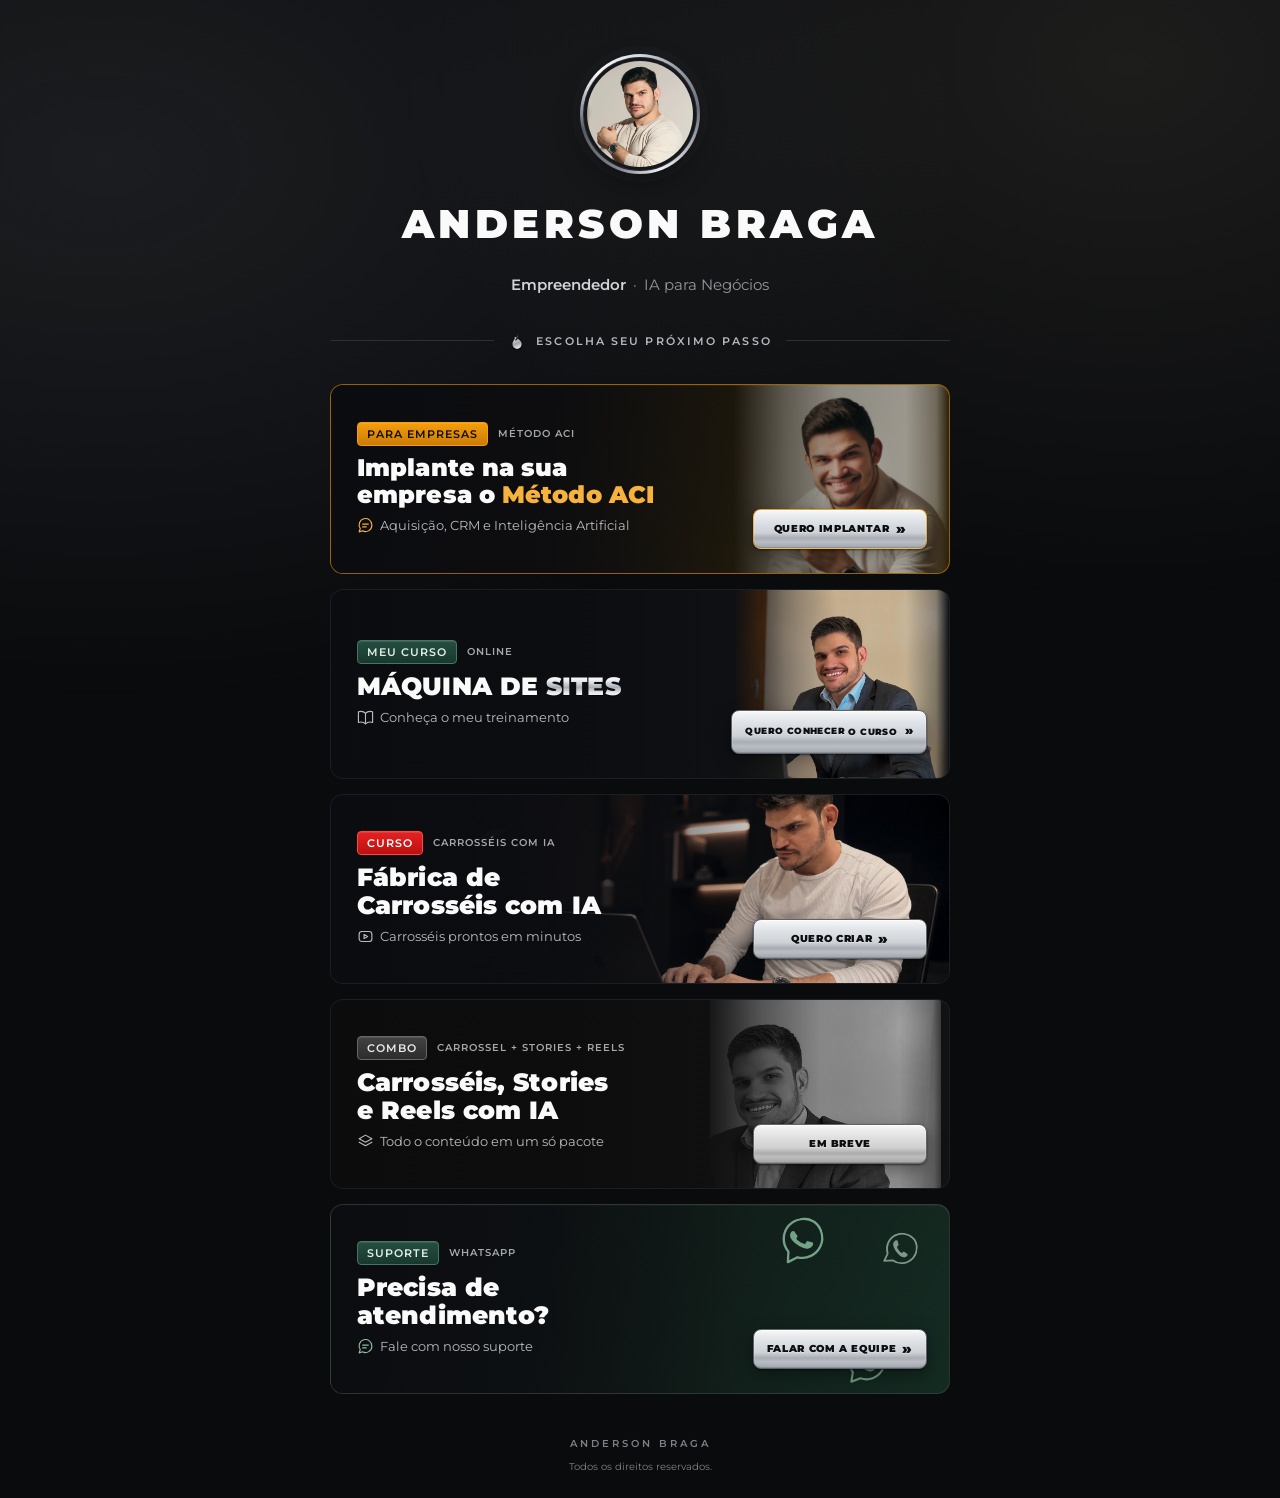
<file: index.html>
<!doctype html>
<html lang="pt-BR">
  <head>
    <meta charset="UTF-8">
    <title>Anderson Braga</title>
    <meta http-equiv="refresh" content="0; url=/links/">
    <link rel="canonical" href="https://andersonbraga.com/links/">
  </head>
  <body><a href="/links/">Anderson Braga | Links oficiais</a></body>
</html>
</file>
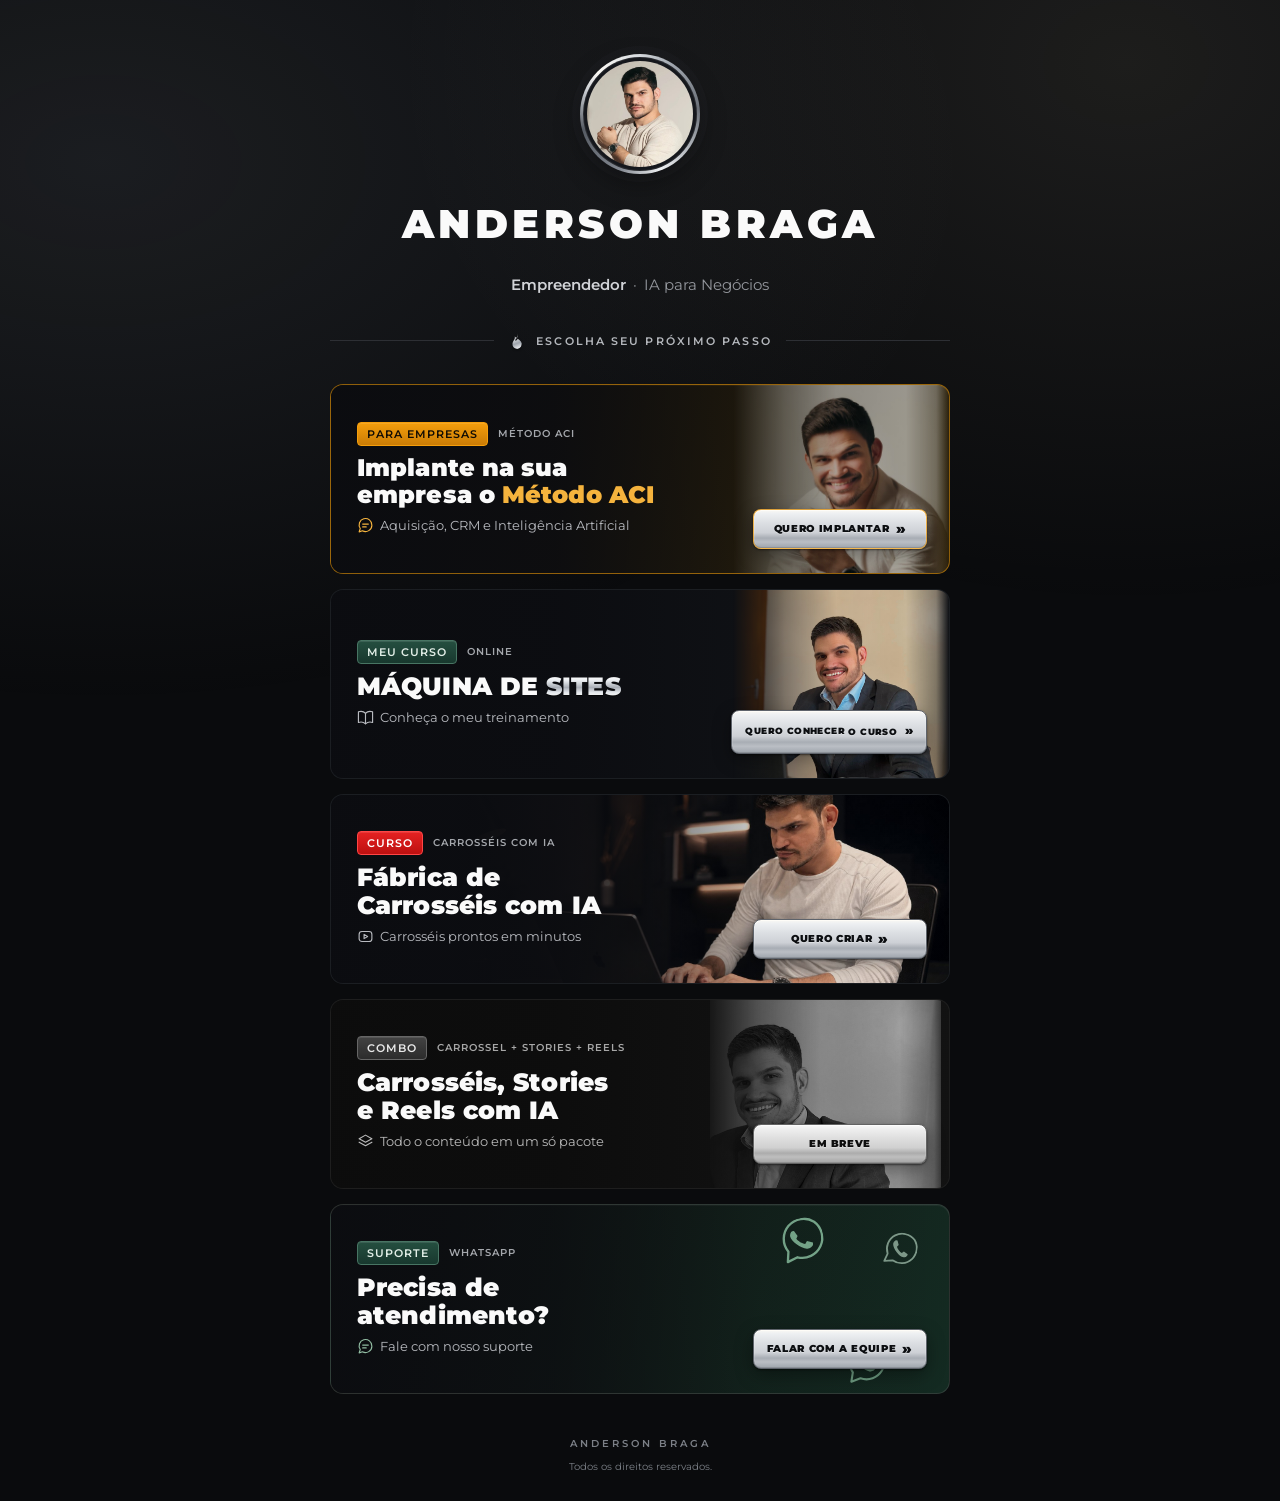
<file: links/index.html>
<!doctype html>
<html lang="pt-BR">
  <head>
    <meta charset="UTF-8">
    <meta name="viewport" content="width=device-width, initial-scale=1">
    <meta name="theme-color" content="#0a0b0d">
    <meta name="description" content="Os links oficiais de Anderson Braga. Conheça os cursos Máquina de Sites, Fábrica de Carrosséis com IA e o Combo de Carrosséis, Stories e Reels com IA.">
    <title>Anderson Braga | Links oficiais</title>
    <link rel="icon" href="assets/favicon.svg" type="image/svg+xml">
    <link rel="preload" href="assets/montserrat-900.ttf" as="font" type="font/ttf" crossorigin>
    <link rel="stylesheet" href="styles.css?v=anderson-4">
    <script src="assets/background-pixel-stars.js?v=stars-6" defer></script>
  </head>
  <body>
    <div class="background-atmosphere" aria-hidden="true"></div>
    <canvas class="background-stars" aria-hidden="true"></canvas>
    <svg class="icon-library" xmlns="http://www.w3.org/2000/svg" aria-hidden="true">
      <defs><linearGradient id="metal-flame" x1="0" y1="0" x2=".22" y2="1"><stop offset="0" stop-color="#fbf9f4"></stop><stop offset=".45" stop-color="#cdd0d5"></stop><stop offset=".72" stop-color="#9ea4ac"></stop><stop offset="1" stop-color="#dcdfe3"></stop></linearGradient></defs>
      <symbol id="play" viewBox="0 0 24 24"><rect x="3" y="5" width="18" height="14" rx="4"></rect><path d="m10 9 5 3-5 3Z"></path></symbol>
      <symbol id="book" viewBox="0 0 24 24"><path d="M12 6v15M12 6C9 3 5 3 2 4v15c3-1 7-1 10 2 3-3 7-3 10-2V4c-3-1-7-1-10 2Z"></path></symbol>
      <symbol id="layers" viewBox="0 0 24 24"><path d="m12 3 9 5-9 5-9-5Z"></path><path d="m3 13 9 5 9-5"></path></symbol>
      <symbol id="chat" viewBox="0 0 24 24"><path d="M21 11.5a9 9 0 0 1-13.3 7.9L3 21l1.6-4.7A9 9 0 1 1 21 11.5Z"></path><path d="M8 10h8M8 14h5"></path></symbol>
      <symbol id="flame" viewBox="0 0 24 24"><path d="M13 2c1 5-4 6-3 10 2-1 3-3 3-3 4 3 6 5 5 8a6 6 0 0 1-12-1c0-4 4-6 3-10 2 1 2 3 2 3s3-3 2-7Z"></path></symbol>
    </svg>

    <main class="page">
      <header class="profile">
        <div class="portrait-ring">
          <img class="portrait" src="assets/anderson-instagram.jpg" alt="Anderson Braga, de blusa clara e relógio no pulso" width="100" height="100" fetchpriority="high">
        </div>
        <h1>ANDERSON BRAGA</h1>
        <p class="bio"><strong>Empreendedor</strong><span aria-hidden="true"> · </span>IA para Negócios</p>
      </header>

      <section class="links" aria-labelledby="links-title">
        <div class="section-heading">
          <span class="rule" aria-hidden="true"></span>
          <h2 id="links-title"><svg class="icon flame" aria-hidden="true"><use href="#flame"></use></svg> ESCOLHA SEU PRÓXIMO PASSO</h2>
          <span class="rule" aria-hidden="true"></span>
        </div>

        <div class="cards"> <a class="link-card card-aci" href="https://api.whatsapp.com/send?phone=5568999181022&amp;text=Ol%C3%A1%20Anderson%2C%20quero%20implantar%20o%20M%C3%A9todo%20ACI%20na%20minha%20empresa" target="_blank" rel="noopener noreferrer" aria-label="Implante na sua empresa o Método ACI: falar no WhatsApp (abre em nova aba)"> <div class="card-art" aria-hidden="true"></div> <div class="card-content"> <div class="card-labels"><span class="tag">PARA EMPRESAS</span><span class="category">MÉTODO ACI</span></div> <h3>Implante na sua empresa o <span class="aci-gold">Método ACI</span></h3> <p class="card-description"><svg class="icon" aria-hidden="true"><use href="#chat"></use></svg><span>Aquisição, CRM e Inteligência Artificial</span></p> </div> <span class="cta">QUERO IMPLANTAR <span aria-hidden="true">»</span></span> </a> 
          <a class="link-card card-sites" href="https://maquinadesites.online/?utm_source=instagram&amp;utm_medium=organico&amp;utm_campaign=andersonlsbraga&amp;utm_content=bio-link" target="_blank" rel="noopener noreferrer" aria-label="Curso Máquina de Sites: quero conhecer o curso (abre em nova aba)">
            <div class="card-art" aria-hidden="true"></div>
            <div class="card-content">
              <div class="card-labels"><span class="tag">MEU CURSO</span><span class="category">ONLINE</span></div>
              <h3>MÁQUINA DE <span class="course-version">SITES</span></h3>
              <p class="card-description"><svg class="icon" aria-hidden="true"><use href="#book"></use></svg>Conheça o meu treinamento</p>
            </div>
            <span class="cta"><span class="cta-label"><span class="cta-first-line">QUERO CONHECER</span> <span class="cta-last-line">O CURSO <span aria-hidden="true">»</span></span></span></span>
          </a>

          <a class="link-card card-carrosseis" href="https://fabricadecarrosseis-ia.lovable.app/?utm_source=instagram&amp;utm_medium=organico&amp;utm_campaign=andersonlsbraga&amp;utm_content=bio-link" target="_blank" rel="noopener noreferrer" aria-label="Curso Fábrica de Carrosséis com IA (abre em nova aba)">
            <div class="card-art" aria-hidden="true"></div>
            <div class="card-content">
              <div class="card-labels"><span class="tag">CURSO</span><span class="category">CARROSSÉIS COM IA</span></div>
              <h3>Fábrica de Carrosséis com IA</h3>
              <p class="card-description"><svg class="icon" aria-hidden="true"><use href="#play"></use></svg><span>Carrosséis prontos em minutos</span></p>
            </div>
            <span class="cta">QUERO CRIAR <span aria-hidden="true">»</span></span>
          </a>

          <!-- COMBO EM BREVE: quando o link existir, trocar este <div> por <a class="link-card card-combo" href="LINK" target="_blank" rel="noopener noreferrer"> e tirar a classe is-soon -->
          <div class="link-card card-combo is-soon" aria-disabled="true">
            <div class="card-art" aria-hidden="true"></div>
            <div class="card-content">
              <div class="card-labels"><span class="tag">COMBO</span><span class="category">CARROSSEL + STORIES + REELS</span></div>
              <h3>Carrosséis, Stories e Reels com IA</h3>
              <p class="card-description"><svg class="icon" aria-hidden="true"><use href="#layers"></use></svg><span>Todo o conteúdo em um só pacote</span></p>
            </div>
            <span class="cta">EM BREVE</span>
          </div>

          <a class="link-card card-support" href="https://api.whatsapp.com/send?phone=5568999181022&amp;text=" target="_blank" rel="noopener noreferrer" aria-label="Falar com a equipe de suporte no WhatsApp (abre em nova aba)">
            <div class="card-art" aria-hidden="true"></div>
            <div class="card-content">
              <div class="card-labels"><span class="tag">SUPORTE</span><span class="category">WHATSAPP</span></div>
              <h3>Precisa de atendimento?</h3>
              <p class="card-description"><svg class="icon" aria-hidden="true"><use href="#chat"></use></svg><span>Fale com nosso suporte</span></p>
            </div>
            <span class="cta">FALAR COM A EQUIPE <span aria-hidden="true">»</span></span>
          </a>
        </div>
      </section>

      <footer class="footer"><span class="footer-brand">ANDERSON BRAGA</span><p>Todos os direitos reservados.</p></footer>
    </main>
  </body>
</html>
</file>
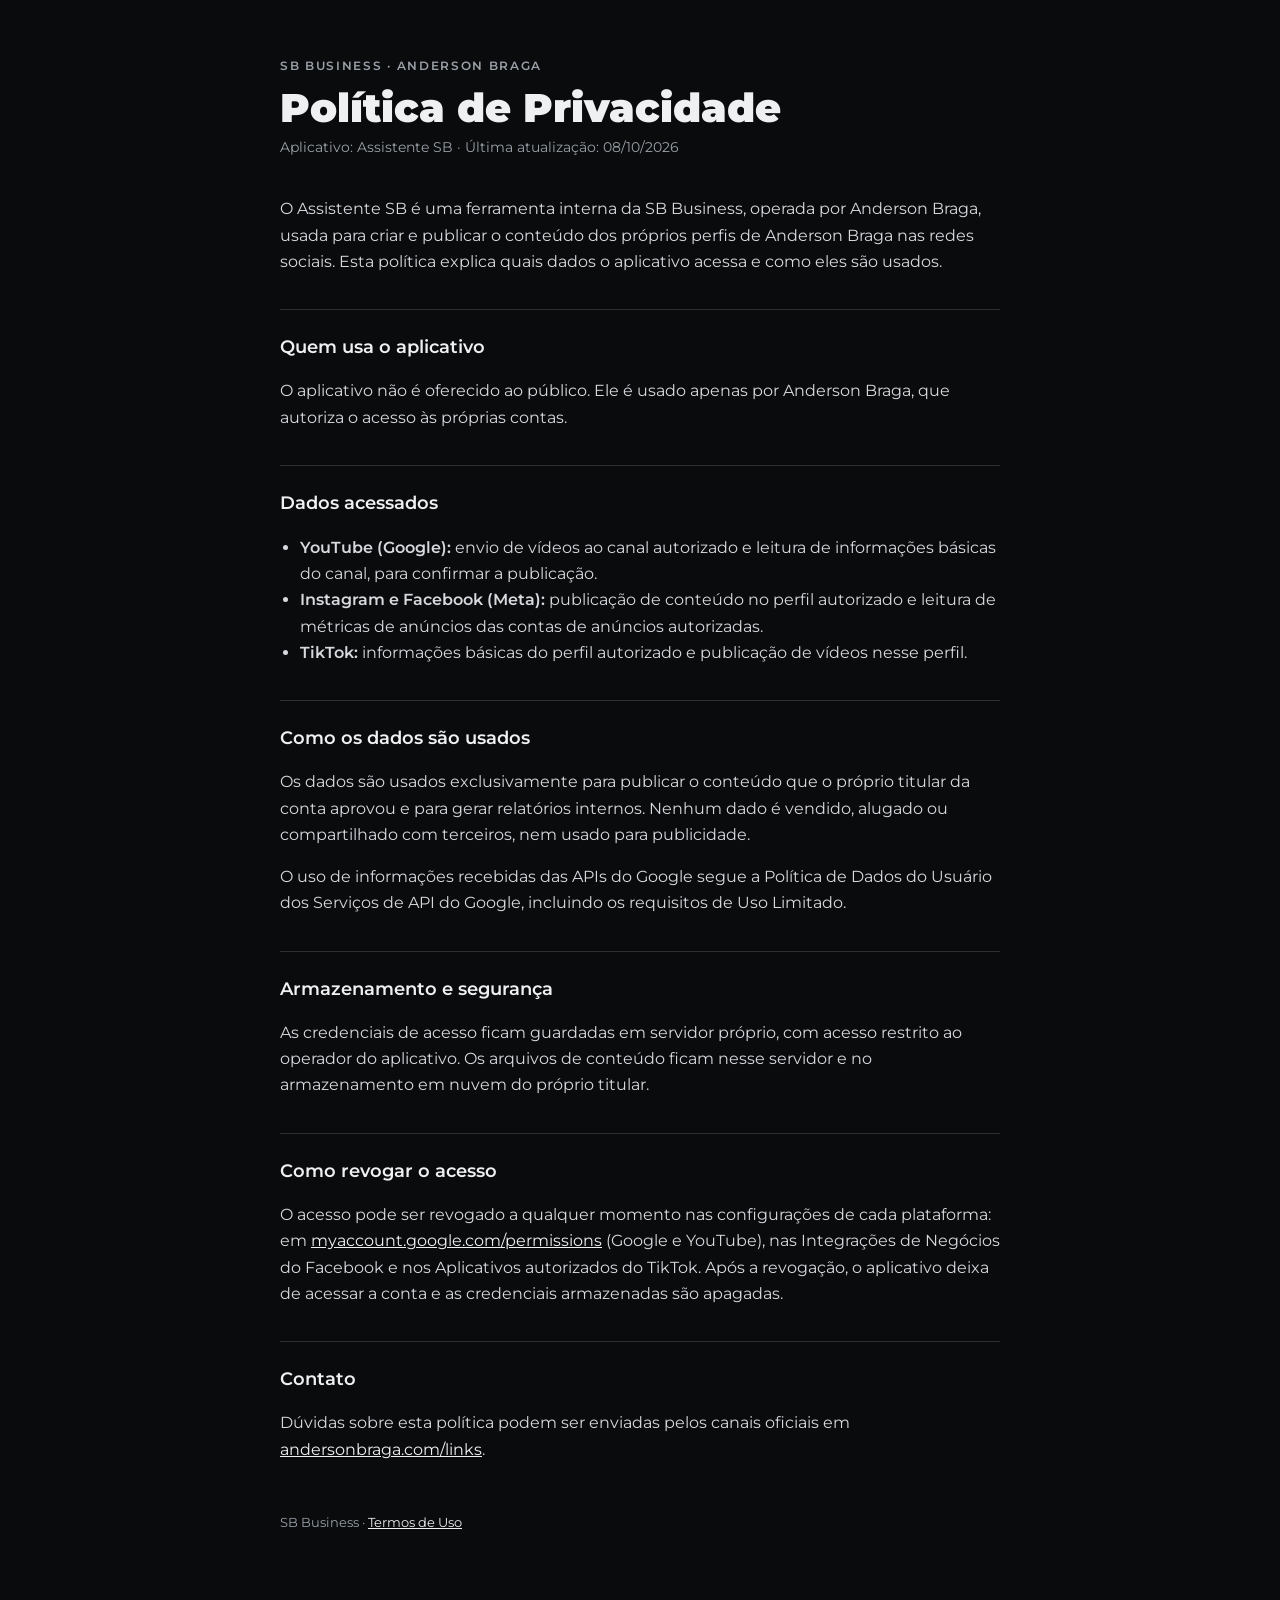
<file: privacidade/index.html>
<!doctype html>
<html lang="pt-BR">
<head>
<meta charset="utf-8"><meta name="viewport" content="width=device-width, initial-scale=1">
<title>Política de Privacidade · Assistente SB</title>
<link rel="stylesheet" href="/legal/legal.css">
</head>
<body><main>
<div class="k">SB Business · Anderson Braga</div>
<h1>Política de Privacidade</h1>
<div class="upd">Aplicativo: Assistente SB · Última atualização: 08/10/2026</div>

<p>O Assistente SB é uma ferramenta interna da SB Business, operada por Anderson Braga, usada para criar e publicar o conteúdo dos próprios perfis de Anderson Braga nas redes sociais. Esta política explica quais dados o aplicativo acessa e como eles são usados.</p>

<h2>Quem usa o aplicativo</h2>
<p>O aplicativo não é oferecido ao público. Ele é usado apenas por Anderson Braga, que autoriza o acesso às próprias contas.</p>

<h2>Dados acessados</h2>
<ul>
<li><b>YouTube (Google):</b> envio de vídeos ao canal autorizado e leitura de informações básicas do canal, para confirmar a publicação.</li>
<li><b>Instagram e Facebook (Meta):</b> publicação de conteúdo no perfil autorizado e leitura de métricas de anúncios das contas de anúncios autorizadas.</li>
<li><b>TikTok:</b> informações básicas do perfil autorizado e publicação de vídeos nesse perfil.</li>
</ul>

<h2>Como os dados são usados</h2>
<p>Os dados são usados exclusivamente para publicar o conteúdo que o próprio titular da conta aprovou e para gerar relatórios internos. Nenhum dado é vendido, alugado ou compartilhado com terceiros, nem usado para publicidade.</p>
<p>O uso de informações recebidas das APIs do Google segue a Política de Dados do Usuário dos Serviços de API do Google, incluindo os requisitos de Uso Limitado.</p>

<h2>Armazenamento e segurança</h2>
<p>As credenciais de acesso ficam guardadas em servidor próprio, com acesso restrito ao operador do aplicativo. Os arquivos de conteúdo ficam nesse servidor e no armazenamento em nuvem do próprio titular.</p>

<h2>Como revogar o acesso</h2>
<p>O acesso pode ser revogado a qualquer momento nas configurações de cada plataforma: em <a href="https://myaccount.google.com/permissions">myaccount.google.com/permissions</a> (Google e YouTube), nas Integrações de Negócios do Facebook e nos Aplicativos autorizados do TikTok. Após a revogação, o aplicativo deixa de acessar a conta e as credenciais armazenadas são apagadas.</p>

<h2>Contato</h2>
<p>Dúvidas sobre esta política podem ser enviadas pelos canais oficiais em <a href="https://andersonbraga.com/links/">andersonbraga.com/links</a>.</p>

<footer>SB Business · <a href="/termos/">Termos de Uso</a></footer>
</main></body></html>
</file>
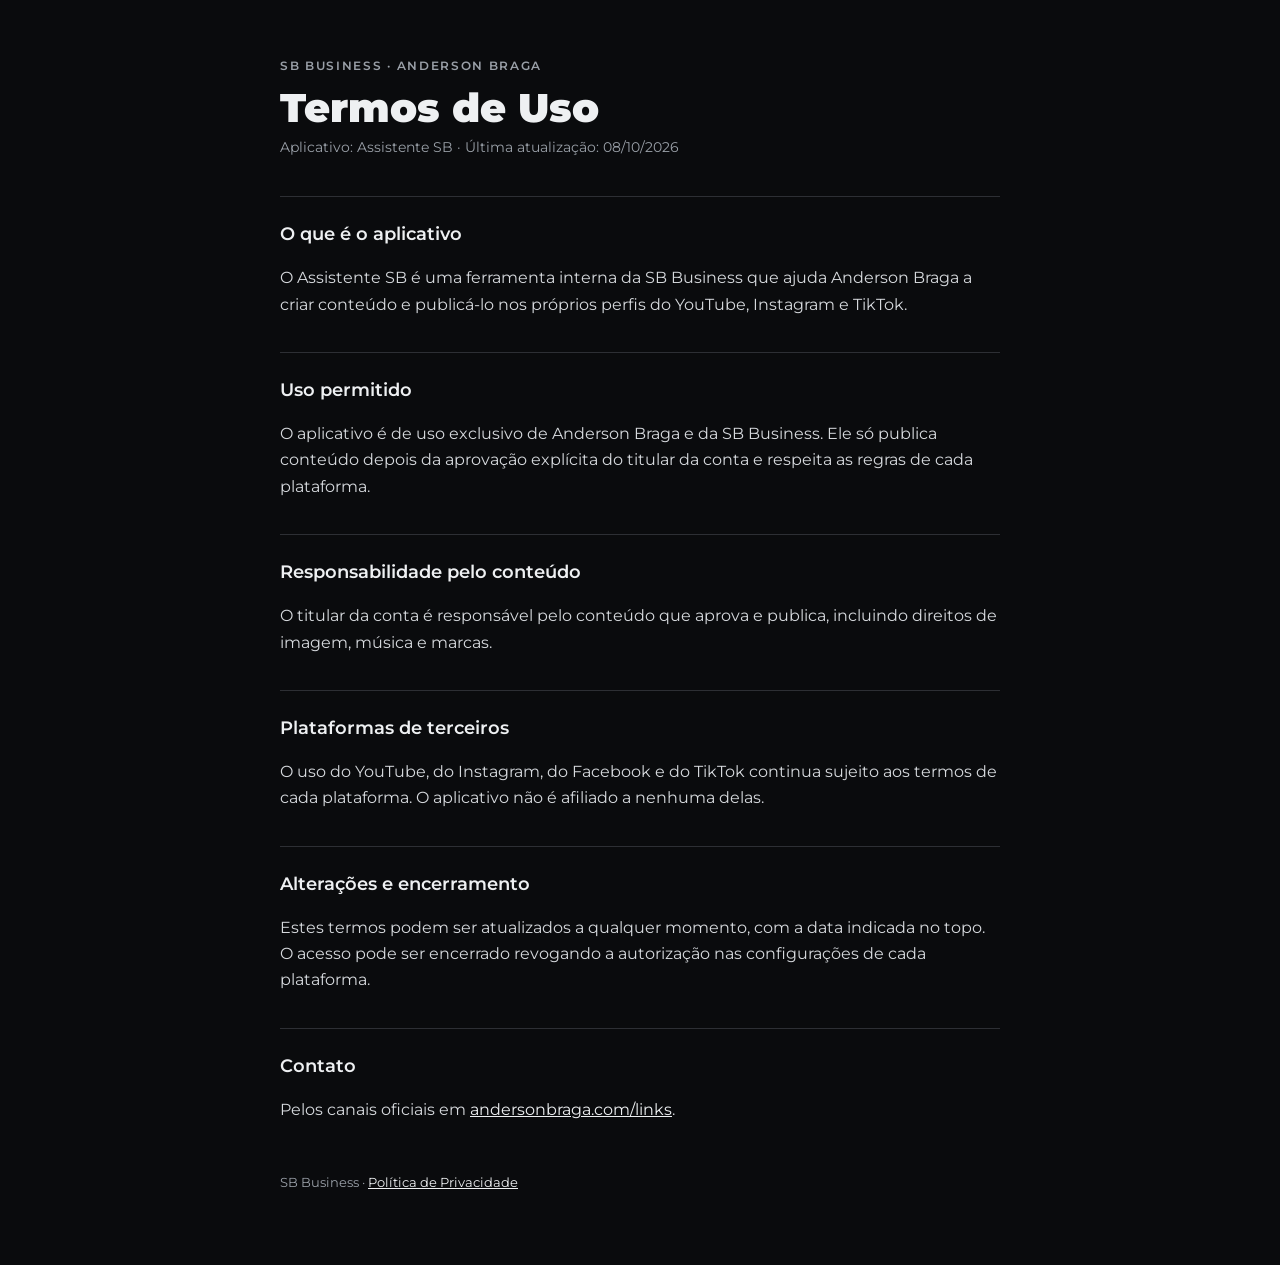
<file: termos/index.html>
<!doctype html>
<html lang="pt-BR">
<head>
<meta charset="utf-8"><meta name="viewport" content="width=device-width, initial-scale=1">
<title>Termos de Uso · Assistente SB</title>
<link rel="stylesheet" href="/legal/legal.css">
</head>
<body><main>
<div class="k">SB Business · Anderson Braga</div>
<h1>Termos de Uso</h1>
<div class="upd">Aplicativo: Assistente SB · Última atualização: 08/10/2026</div>

<h2>O que é o aplicativo</h2>
<p>O Assistente SB é uma ferramenta interna da SB Business que ajuda Anderson Braga a criar conteúdo e publicá-lo nos próprios perfis do YouTube, Instagram e TikTok.</p>

<h2>Uso permitido</h2>
<p>O aplicativo é de uso exclusivo de Anderson Braga e da SB Business. Ele só publica conteúdo depois da aprovação explícita do titular da conta e respeita as regras de cada plataforma.</p>

<h2>Responsabilidade pelo conteúdo</h2>
<p>O titular da conta é responsável pelo conteúdo que aprova e publica, incluindo direitos de imagem, música e marcas.</p>

<h2>Plataformas de terceiros</h2>
<p>O uso do YouTube, do Instagram, do Facebook e do TikTok continua sujeito aos termos de cada plataforma. O aplicativo não é afiliado a nenhuma delas.</p>

<h2>Alterações e encerramento</h2>
<p>Estes termos podem ser atualizados a qualquer momento, com a data indicada no topo. O acesso pode ser encerrado revogando a autorização nas configurações de cada plataforma.</p>

<h2>Contato</h2>
<p>Pelos canais oficiais em <a href="https://andersonbraga.com/links/">andersonbraga.com/links</a>.</p>

<footer>SB Business · <a href="/privacidade/">Política de Privacidade</a></footer>
</main></body></html>
</file>
<file: links/styles.css>
@font-face { font-family: Montserrat; src: url("assets/montserrat-400.ttf") format("truetype"); font-weight: 400; font-display: swap; }
@font-face { font-family: Montserrat; src: url("assets/montserrat-600.ttf") format("truetype"); font-weight: 500 700; font-display: swap; }
@font-face { font-family: Montserrat; src: url("assets/montserrat-900.ttf") format("truetype"); font-weight: 800 900; font-display: swap; }
:root { color-scheme: dark; --background: #0a0b0d; --surface: #101216; --scrim: #0b0c10; --bezel-seat: #15171c; --line: #2d2f34; --metal-spec: #fbf9f4; --metal-050: #eef0f2; --metal-100: #dcdfe3; --metal-200: #cdd0d5; --metal-300: #babec4; --metal-400: #a8adb4; --metal-500: #9ea4ac; --metal-600: #828790; --metal-700: #6b7078; --metal-800: #565b63; --metal-rim: #5e636b; --metal-ink: #0c0e11; --white: #fafafa; --text-bright: #dcdee2; --text-strong: #d1d3d7; --text-head: #b5b8bd; --text-body: #b8babf; --muted: #a4a7ac; --soft: #94979d; --dim: #7c8087; }
* { box-sizing: border-box; }
body { margin: 0px; background: var(--background); color: var(--white); font-family: Montserrat, Arial, sans-serif; -webkit-font-smoothing: antialiased; }
.icon-library { position: absolute; width: 0px; height: 0px; overflow: hidden; }
.background-atmosphere, .background-stars { position: fixed; inset: 0px; width: 100%; height: 100%; pointer-events: none; z-index: 0; }
.background-atmosphere { background: radial-gradient(at 8% 18%, rgba(170, 180, 196, 0.11) 0%, rgba(170, 180, 196, 0) 52%), radial-gradient(at 88% 7%, rgba(232, 220, 194, 0.086) 0%, rgba(232, 220, 194, 0) 46%); }
.background-stars { opacity: 1; mask-image: linear-gradient(90deg, rgb(0, 0, 0) 0%, rgba(0, 0, 0, 0.867) 30%, rgba(0, 0, 0, 0.667) 50%, rgba(0, 0, 0, 0.867) 70%, rgb(0, 0, 0) 100%); }
.page { position: relative; z-index: 1; width: min(100% - 42px, 620px); margin: 0px auto; padding: 54px 0px 28px; }
.profile { text-align: center; }
.portrait-ring { width: 120px; height: 120px; padding: 4px; margin: 0px auto 26px; border: 3px solid transparent; border-radius: 50%; background: linear-gradient(var(--bezel-seat),var(--bezel-seat)) padding-box,conic-gradient(from 315deg,var(--metal-spec) 0deg,var(--metal-100) 40deg,var(--metal-500) 80deg,var(--metal-700) 130deg,var(--metal-300) 175deg,var(--metal-050) 205deg,var(--metal-600) 245deg,var(--metal-800) 300deg,var(--metal-200) 340deg,var(--metal-spec) 360deg) border-box; box-shadow: rgba(0, 0, 0, 0.35) 0px 10px 26px, rgba(186, 190, 196, 0.027) 0px 0px 0px 8px, rgba(255, 255, 255, 0.08) 0px 0px 0px 1px inset; }
.portrait { display: block; width: 100%; height: 100%; object-fit: cover; object-position: center center; border-radius: 50%; }
.eyebrow { font-size: 15px; letter-spacing: 6px; font-weight: 400; margin: 0px 0px 12px; padding-left: 6px; color: var(--text-bright); }
h1 { font-size: clamp(24px, 6.5vw, 40px); letter-spacing: 4.5px; line-height: 1.2; font-weight: 900; margin: 0px; white-space: nowrap; }
.bio { font-size: 15px; color: var(--soft); margin: 24px 0px 0px; line-height: 1.7; }
.bio strong { font-weight: 500; color: var(--text-strong); }
.bio span { padding: 0px 3px; }
.section-heading { display: flex; align-items: center; gap: 14px; margin: 34px 0px; }
.rule { height: 1px; flex: 1 1 0%; background: var(--line); }
.section-heading h2 { display: flex; align-items: center; gap: 10px; margin: 0px; color: var(--text-head); font-size: 11px; letter-spacing: 2.1px; font-weight: 700; white-space: nowrap; }
.icon { width: 17px; height: 17px; flex-shrink: 0; fill: none; stroke: currentcolor; stroke-width: 1.6; stroke-linecap: round; stroke-linejoin: round; }
.flame { color: var(--metal-200); width: 18px; height: 18px; fill: url(#metal-flame) var(--metal-200); stroke-width: 0; filter: drop-shadow(rgba(0, 0, 0, 0.5) 0px 1px 1px); }
.cards { display: grid; gap: 15px; }
.link-card { position: relative; isolation: isolate; display: flex; align-items: center; justify-content: space-between; gap: 12px; min-height: 190px; padding: 24px 22px 24px 26px; border: 1px solid rgba(205, 211, 220, 0.06); border-radius: 13px; text-decoration: none; color: inherit; overflow: hidden; background: var(--surface); transition: border-color 0.2s, transform 0.2s, box-shadow 0.2s; }
.card-art { position: absolute; z-index: -2; inset: 0px 0px 0px 20%; background-repeat: no-repeat; background-size: auto 100%; background-position: 100% 0px; opacity: 1; transition: transform 0.4s; filter: saturate(1.08); mask-image: linear-gradient(90deg, rgba(0, 0, 0, 0) 0px, rgb(0, 0, 0) 48%); }
.link-card::before { content: ""; position: absolute; z-index: -1; inset: 0px; background: linear-gradient(90deg, rgba(11, 12, 16, 0.96) 0%, rgba(11, 12, 16, 0.867) 36%, rgba(11, 12, 16, 0.22) 69%, rgba(11, 12, 16, 0.03) 100%); }
.card-carrosseis .card-art { background-image: url("assets/card-fabrica-carrosseis.jpg"); background-size: cover; background-position: 75% calc(42% - 38px); }
.card-sites .card-art { inset: 0px 0px 0px auto; width: 35%; min-width: 150px; background-image: url("assets/card-maquina-de-sites.jpg"); background-size: cover; background-position: center 53%; opacity: 1; mask-image: linear-gradient(90deg, transparent 0%, rgba(0, 0, 0, 0.6) 24%, rgb(0, 0, 0) 48%, rgb(0, 0, 0) 80%, rgba(0, 0, 0, 0.6) 94%, transparent 100%); }
@media (max-width: 480px) {
  .card-sites .card-art { background-position: center 64%; }
}
.card-combo .card-art { inset: -27.5% 0px auto auto; height: 155%; aspect-ratio: 826 / 666; background-image: url("assets/card-combo-ia.jpg"); background-size: 100% 100%; background-position: center center; opacity: 0.9; mask-image: linear-gradient(90deg, transparent 0%, rgba(0, 0, 0, 0.333) 20%, rgb(0, 0, 0) 42%, rgb(0, 0, 0) 80%, transparent 100%); }
.card-support { background: linear-gradient(115deg, rgb(16, 21, 19) 15%, rgb(20, 43, 34) 100%); border-color: rgba(102, 102, 102, 0.35); box-shadow: rgba(184, 184, 184, 0.07) 0px 1px 0px inset; }
.card-support .card-art { inset: 0px; background-image: url("assets/banner-whatsapp.svg?v=5"); background-size: auto 115%; background-position: right center; }
.card-support::before { background: linear-gradient(90deg, rgba(11, 12, 16, 0.92) 0%, rgba(11, 12, 16, 0.7) 36%, rgba(11, 12, 16, 0.1) 69%, transparent 100%); }
.card-support .card-description .icon { color: rgb(145, 188, 162); }
.link-card.card-support:hover, .link-card.card-support:focus-visible { border-color: rgb(144, 144, 144); box-shadow: rgba(184, 184, 184, 0.15) 0px 1px 0px inset, rgba(0, 0, 0, 0.35) 0px 8px 25px; }
.card-content { min-width: 0px; }
.card-labels { display: flex; align-items: center; gap: 10px; margin-bottom: 8px; }
.tag { display: inline-block; padding: 4px 9px; border: 1px solid rgba(186, 190, 196, 0.37); border-radius: 4px; background: linear-gradient(rgba(201, 206, 217, 0.15), rgba(201, 206, 217, 0.06)); box-shadow: rgba(255, 255, 255, 0.1) 0px 1px 0px inset; color: var(--metal-200); font-size: 11px; font-weight: 700; letter-spacing: 1px; white-space: nowrap; }
.card-carrosseis .tag { border-color: rgb(255, 69, 69); background: linear-gradient(rgb(229, 34, 34), rgb(189, 16, 16)); color: rgb(255, 255, 255); }
.card-sites .tag, .card-support .tag { border-color: rgb(72, 117, 99); background: linear-gradient(rgb(37, 79, 64), rgb(24, 56, 46)); color: rgb(226, 238, 231); }
.card-combo .tag { border-color: rgb(72, 107, 145); background: linear-gradient(rgb(37, 71, 107), rgb(24, 47, 75)); color: rgb(226, 234, 244); }
.category { color: var(--muted); font-size: 10px; letter-spacing: 1px; font-weight: 600; white-space: nowrap; }
.link-card h3 { margin: 0px 0px 7px; font-size: 29px; font-weight: 900; letter-spacing: 0.1px; line-height: 1.1; }
.card-support h3 { font-size: 24px; max-width: 290px; }
.card-description { display: flex; align-items: center; gap: 6px; color: var(--text-body); font-size: 13px; line-height: 1.5; margin: 0px; }
.cta { position: relative; isolation: isolate; display: inline-flex; align-items: center; justify-content: center; gap: 6px; flex-shrink: 0; min-height: 40px; min-width: 174px; padding: 12px 13px; background: linear-gradient(180deg,var(--metal-spec) 0%,var(--metal-050) 9%,var(--metal-100) 34%,var(--metal-200) 60%,var(--metal-400) 74%,var(--metal-300) 84%,var(--metal-500) 100%); border: 1px solid var(--metal-rim); border-radius: 8px; color: var(--metal-ink); font-size: 10px; letter-spacing: 0.65px; font-weight: 900; white-space: nowrap; text-shadow: rgba(255, 255, 255, 0.3) 0px 1px 0px; box-shadow: rgba(255, 253, 248, 0.85) 0px 1px 0px inset, rgba(255, 255, 255, 0.12) 0px 0px 0px 1px inset, rgba(69, 74, 82, 0.4) 0px -1px 0px inset, rgba(0, 0, 0, 0.5) 0px 1px 2px, rgba(0, 0, 0, 0.35) 0px 6px 18px; transition: box-shadow 0.2s; }
.cta::before { content: ""; position: absolute; z-index: -1; inset: 0px; border-radius: inherit; background: linear-gradient(rgb(255, 255, 255) 0%, rgb(246, 247, 248) 9%, rgb(231, 234, 237) 34%, rgb(210, 214, 219) 60%, rgb(180, 185, 192) 74%, rgb(203, 207, 213) 84%, rgb(170, 176, 184) 100%); opacity: 0; transition: opacity 0.2s; }
.cta span { font-size: 15px; line-height: 10px; }
.link-card:hover { border-color: rgba(186, 190, 196, 0.3); transform: translateY(-2px); box-shadow: rgba(0, 0, 0, 0.35) 0px 8px 25px; }
.link-card:hover .cta { box-shadow: rgb(255, 255, 255) 0px 1px 0px inset, rgba(255, 255, 255, 0.18) 0px 0px 0px 1px inset, rgba(69, 74, 82, 0.4) 0px -1px 0px inset, rgba(0, 0, 0, 0.5) 0px 2px 4px, rgba(0, 0, 0, 0.45) 0px 8px 22px; }
.link-card:hover .cta::before { opacity: 1; }
.link-card:hover .card-art { transform: scale(1.035); }
.link-card:focus-visible { outline: 3px solid var(--metal-100); outline-offset: 5px; }
.footer { margin-top: 38px; text-align: center; color: var(--dim); }
.footer-brand { font-size: 10px; font-weight: 700; letter-spacing: 3px; }
.footer p { font-size: 10px; margin: 9px 0px 0px; color: var(--dim); }
@media (max-width: 600px) {
  .page { padding-top: 38px; }
  .portrait-ring { width: 106px; height: 106px; }
  .link-card { min-height: 174px; padding: 20px 18px 20px 23px; }
  .link-card h3 { font-size: 27px; }
  .card-support h3 { font-size: 23px; max-width: 240px; }
  .cta { min-width: 154px; font-size: 9px; padding: 11px; }
  .category { font-size: 9px; }
  .card-labels { gap: 8px; }
  .tag { font-size: 10px; }
  .card-description { font-size: 12px; }
  .bio { font-size: 14px; }
}
@media (max-width: 480px) {
  .page { width: calc(100% - 28px); padding-top: 32px; }
  .portrait-ring { width: 96px; height: 96px; margin-bottom: 23px; }
  .eyebrow { font-size: 12px; letter-spacing: 5px; }
  h1 { font-size: clamp(21px, 6.1vw, 29px); letter-spacing: 2.6px; }
  .bio { font-size: 11px; margin-top: 19px; }
  .section-heading { gap: 9px; margin: 29px 0px 24px; }
  .section-heading h2 { font-size: 8px; letter-spacing: 1.5px; gap: 7px; }
  .flame { width: 14px; height: 14px; }
  .link-card { min-height: 150px; padding: 19px 13px; gap: 6px; border-radius: 11px; }
  .cards { gap: 12px; }
  .link-card h3 { font-size: 21px; letter-spacing: -0.4px; }
  .card-support h3 { font-size: 21px; max-width: 185px; }
  .tag { font-size: 8px; padding: 4px 6px; letter-spacing: 0.6px; }
  .category { font-size: 7px; letter-spacing: 0.4px; }
  .card-labels { gap: 6px; }
  .card-description { font-size: 10px; gap: 4px; }
  .card-description .icon { width: 14px; height: 14px; }
  .cta { min-width: 115px; min-height: 36px; padding: 10px 8px; font-size: 7px; letter-spacing: 0.2px; gap: 4px; border-radius: 6px; text-shadow: none; }
  .footer { margin-top: 30px; }
}
@media (max-width: 359px) {
  .link-card { padding: 17px 11px; }
  .link-card h3, .card-support h3 { font-size: 18px; }
  .card-description { font-size: 9px; }
  .cta { min-width: 103px; font-size: 6px; }
  .category { font-size: 6px; }
  .section-heading h2 { letter-spacing: 1px; }
}
.card-carrosseis h3, .card-sites h3, .card-combo h3, .card-support h3 { font-size: 25px; line-height: 1.15; text-wrap: balance; }
.card-sites .cta { width: max-content; min-width: 0px; min-height: 44px; font-size: 9px; letter-spacing: 0.4px; gap: 8px; }
.cta .cta-label { font-size: inherit; line-height: 1.2; white-space: nowrap; flex-shrink: 0; }
.cta .cta-first-line, .cta .cta-last-line { font-size: inherit; line-height: inherit; white-space: nowrap; }
.cta .cta-last-line > span { font-size: 1.4em; line-height: 1; vertical-align: -0.05em; margin-left: 4px; }
.course-version { white-space: nowrap; color: var(--metal-100); }
@supports ((-webkit-background-clip:text) or (background-clip:text)) {
  .course-version { background: linear-gradient(rgb(255, 255, 255) 16%, rgb(234, 237, 240) 32%, rgb(169, 174, 182) 55%, rgb(228, 232, 236) 72%, rgb(251, 250, 246) 88%) text; color: transparent; -webkit-text-fill-color: transparent; filter: drop-shadow(rgba(0, 0, 0, 0.6) 0px 1px 0px); }
}
.card-description > span { min-width: 0px; }
@media (max-width: 600px) {
  .card-carrosseis h3, .card-sites h3, .card-combo h3, .card-support h3 { font-size: 23px; }
  .card-sites .cta { width: 154px; min-width: 154px; min-height: 40px; letter-spacing: 0.2px; }
  .card-sites .cta-label { white-space: normal; text-align: center; line-height: 1.35; }
  .card-sites .cta-first-line { display: block; }
}
@media (max-width: 480px) {
  .card-carrosseis h3, .card-sites h3, .card-combo h3, .card-support h3 { font-size: 20px; }
  .card-sites .cta { width: 115px; min-width: 115px; min-height: 36px; font-size: 7px; }
  .card-sites .card-description { font-size: 9px; }
  .card-description { align-items: flex-start; }
  .card-description .icon { margin-top: 1px; }
}
@media (max-width: 359px) {
  .card-carrosseis h3, .card-sites h3, .card-combo h3, .card-support h3 { font-size: 17px; }
  .card-sites .cta { width: 103px; min-width: 103px; font-size: 6.5px; }
}
@media (forced-colors: active) {
  .course-version { background: none; -webkit-text-fill-color: currentcolor; color: canvastext; filter: none; }
  .cta::before { display: none; }
}
@media (prefers-reduced-motion: reduce) {
  *, ::before, ::after { transition: none !important; scroll-behavior: auto !important; }
}/* Anderson Braga: foto no card do combo ocupa a altura do card (no modelo era um logo ampliado) */
.card-combo .card-art { inset: 0px 0px 0px auto; height: 100%; background-size: cover; background-position: center 30%; opacity: 1; }
/* Enquadramento das fotos do Anderson */
.card-sites .card-art { background-position: center 12%; }
.card-carrosseis .card-art { background-position: 70% center; }
.card-combo .card-art { background-position: center 0%; }
@media (max-width: 480px) {
  .card-sites .card-art { background-position: center 14%; }
}
/* Rosto acima do botão */
.card-sites .card-art { background-position: center 4%; }
.card-combo .card-art { background-size: auto 135%; background-position: center 8%; aspect-ratio: auto; width: 45%; min-width: 170px; }
@media (max-width: 480px) {
  .card-sites .card-art { background-position: center 4%; }
}
.card-sites .card-art { background-position: center 17%; }
@media (max-width: 480px) { .card-sites .card-art { background-position: center 17%; } }
.card-combo .card-art { width: 40%; mask-image: linear-gradient(90deg, transparent 0%, rgba(0, 0, 0, 0.6) 24%, rgb(0, 0, 0) 48%, rgb(0, 0, 0) 80%, rgba(0, 0, 0, 0.6) 94%, transparent 100%); }
/* Botão no canto inferior direito de todos os cards (não cobre o rosto) */
.link-card .cta { align-self: flex-end; }
/* Combo em breve: preto e branco e sem clique */
.link-card.is-soon { filter: grayscale(1); cursor: default; }
.link-card.is-soon:hover { transform: none; border-color: rgba(205, 211, 220, 0.06); box-shadow: none; }
.link-card.is-soon:hover .card-art { transform: none; }
.link-card.is-soon:hover .cta::before { opacity: 0; }
.link-card.is-soon .cta { opacity: 1; }

/* Método ACI (30.10.26) */
.card-aci { background: linear-gradient(115deg, rgb(20, 17, 10) 15%, rgb(48, 36, 12) 100%); border-color: rgba(245, 158, 11, 0.55); box-shadow: rgba(245, 158, 11, 0.12) 0px 1px 0px inset; }
.card-aci .card-art { inset: 0px 0px 0px auto; width: 40%; min-width: 160px; background-image: url("assets/card-metodo-aci.jpg"); background-size: cover; background-position: center 20%; mask-image: linear-gradient(90deg, transparent 0%, rgba(0, 0, 0, 0.6) 24%, rgb(0, 0, 0) 48%, rgb(0, 0, 0) 80%, rgba(0, 0, 0, 0.6) 94%, transparent 100%); }
.card-aci .tag { border-color: rgb(245, 158, 11); background: linear-gradient(rgb(245, 158, 11), rgb(202, 124, 6)); color: rgb(17, 12, 4); }
.card-aci h3 { font-size: 24px; line-height: 1.15; text-wrap: balance; max-width: 300px; }
.card-aci .aci-gold { color: rgb(245, 179, 61); }
.card-aci .card-description .icon { color: rgb(245, 179, 61); }
.card-aci .cta { border-color: rgba(245, 158, 11, 0.7); }
.link-card.card-aci:hover, .link-card.card-aci:focus-visible { border-color: rgb(245, 158, 11); }
@media (max-width: 480px) { .card-aci h3 { font-size: 20px; max-width: 210px; } }
@media (max-width: 380px) { .card-aci h3 { font-size: 17px; max-width: 180px; } }
/* troca de fotos (30.10.26): ACI usa a foto antiga do Máquina de Sites; Máquina de Sites usa a de terno */
.card-aci .card-art { inset: 0px 0px 0px auto; width: 35%; min-width: 150px; background-image: url("assets/card-maquina-de-sites.jpg"); background-size: cover; background-position: center 17%; }
.card-sites .card-art { background-image: url("assets/card-terno.jpg"); background-position: center 20%; }
@media (max-width: 480px) { .card-sites .card-art { background-position: center 20%; } }
</file>
<file: legal/legal.css>
@font-face { font-family: Montserrat; src: url("/links/assets/montserrat-400.ttf") format("truetype"); font-weight: 400; font-display: swap; }
@font-face { font-family: Montserrat; src: url("/links/assets/montserrat-600.ttf") format("truetype"); font-weight: 500 700; font-display: swap; }
@font-face { font-family: Montserrat; src: url("/links/assets/montserrat-900.ttf") format("truetype"); font-weight: 800 900; font-display: swap; }
:root { color-scheme: dark; --bg: #0a0b0d; --text: #eef0f2; --mut: #9aa0a8; --line: #2d2f34; }
* { box-sizing: border-box; }
body { margin: 0; background: var(--bg); color: var(--text); font-family: Montserrat, system-ui, sans-serif; line-height: 1.7; }
main { max-width: 760px; margin: 0 auto; padding: 56px 20px 72px; }
.k { font-size: 12px; letter-spacing: .14em; text-transform: uppercase; color: var(--mut); font-weight: 600; }
h1 { font-size: clamp(28px, 6vw, 40px); font-weight: 900; line-height: 1.1; margin: 10px 0 6px; }
.upd { color: var(--mut); font-size: 14px; margin-bottom: 36px; }
h2 { font-size: 18px; font-weight: 700; margin: 34px 0 8px; padding-top: 22px; border-top: 1px solid var(--line); }
p, li { font-size: 15.5px; color: #d6d9dd; }
ul { padding-left: 20px; }
a { color: var(--text); }
footer { margin-top: 48px; color: var(--mut); font-size: 13px; }
</file>
